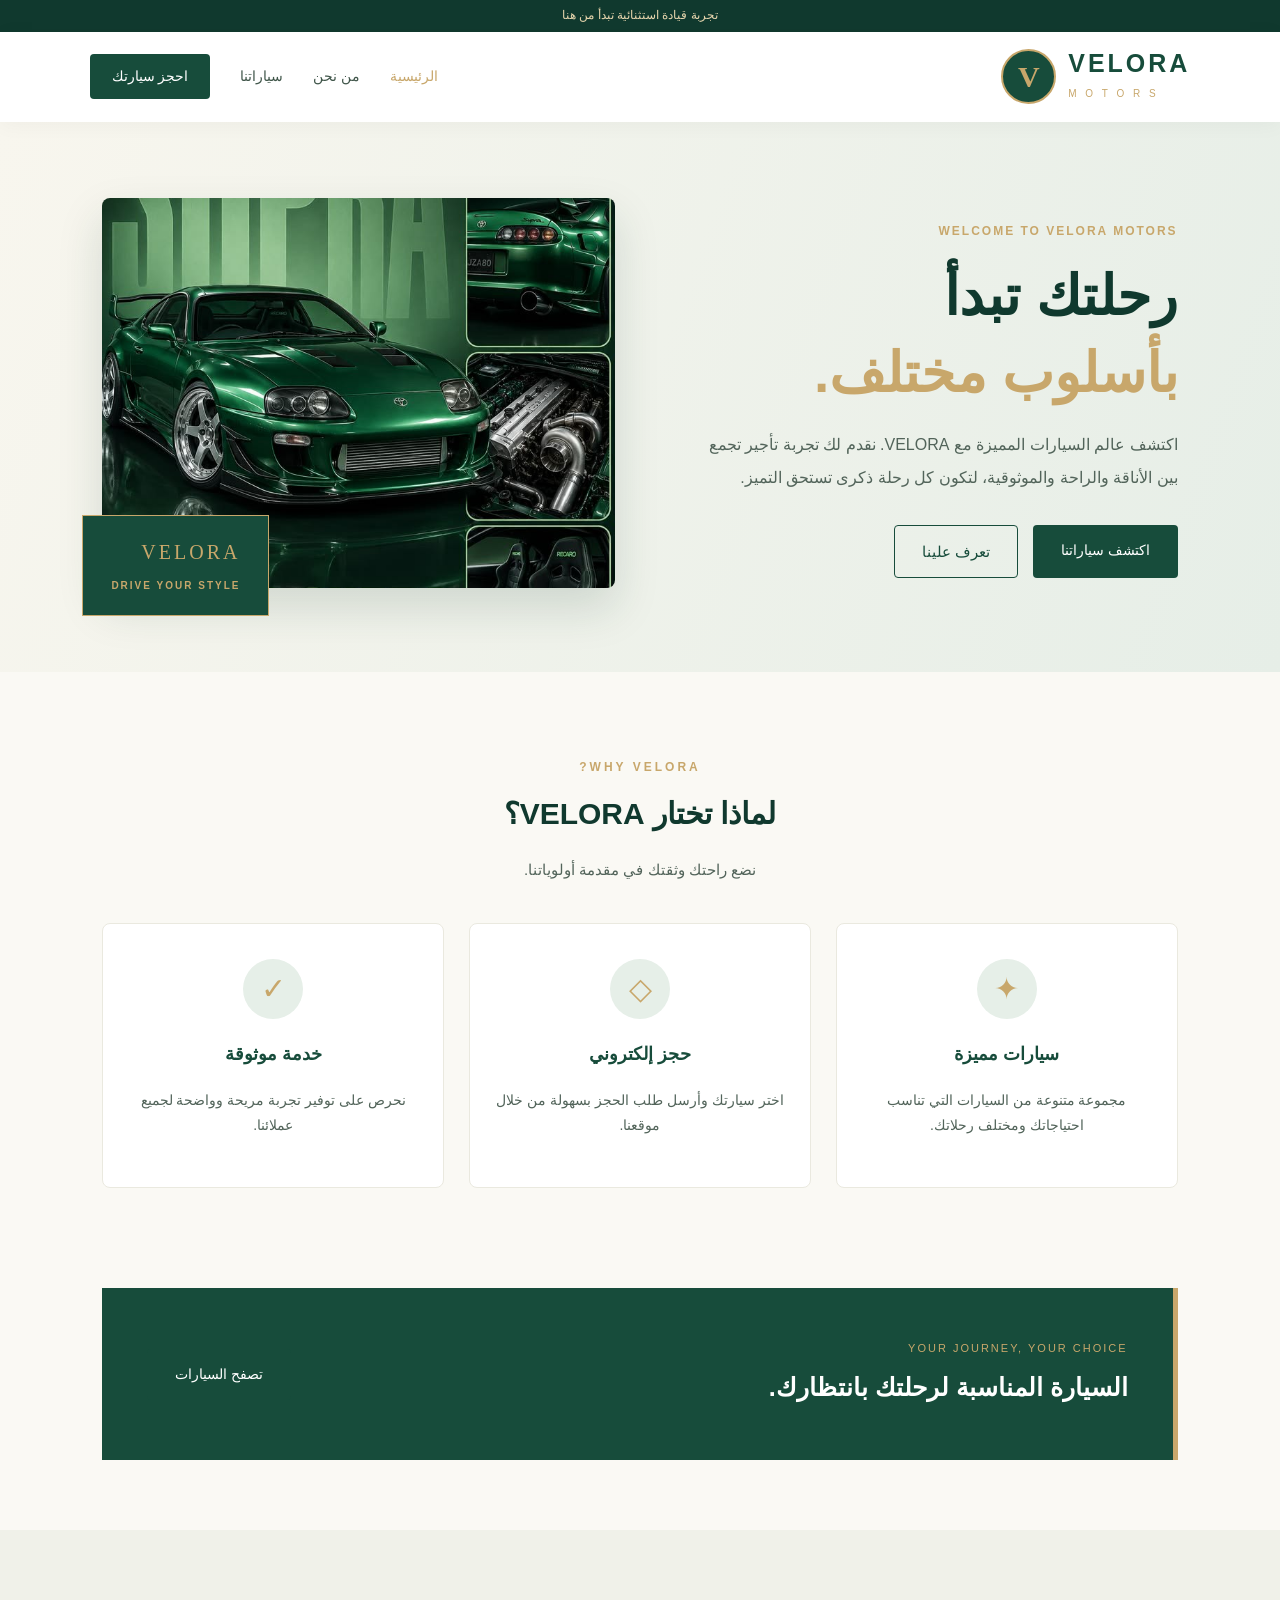
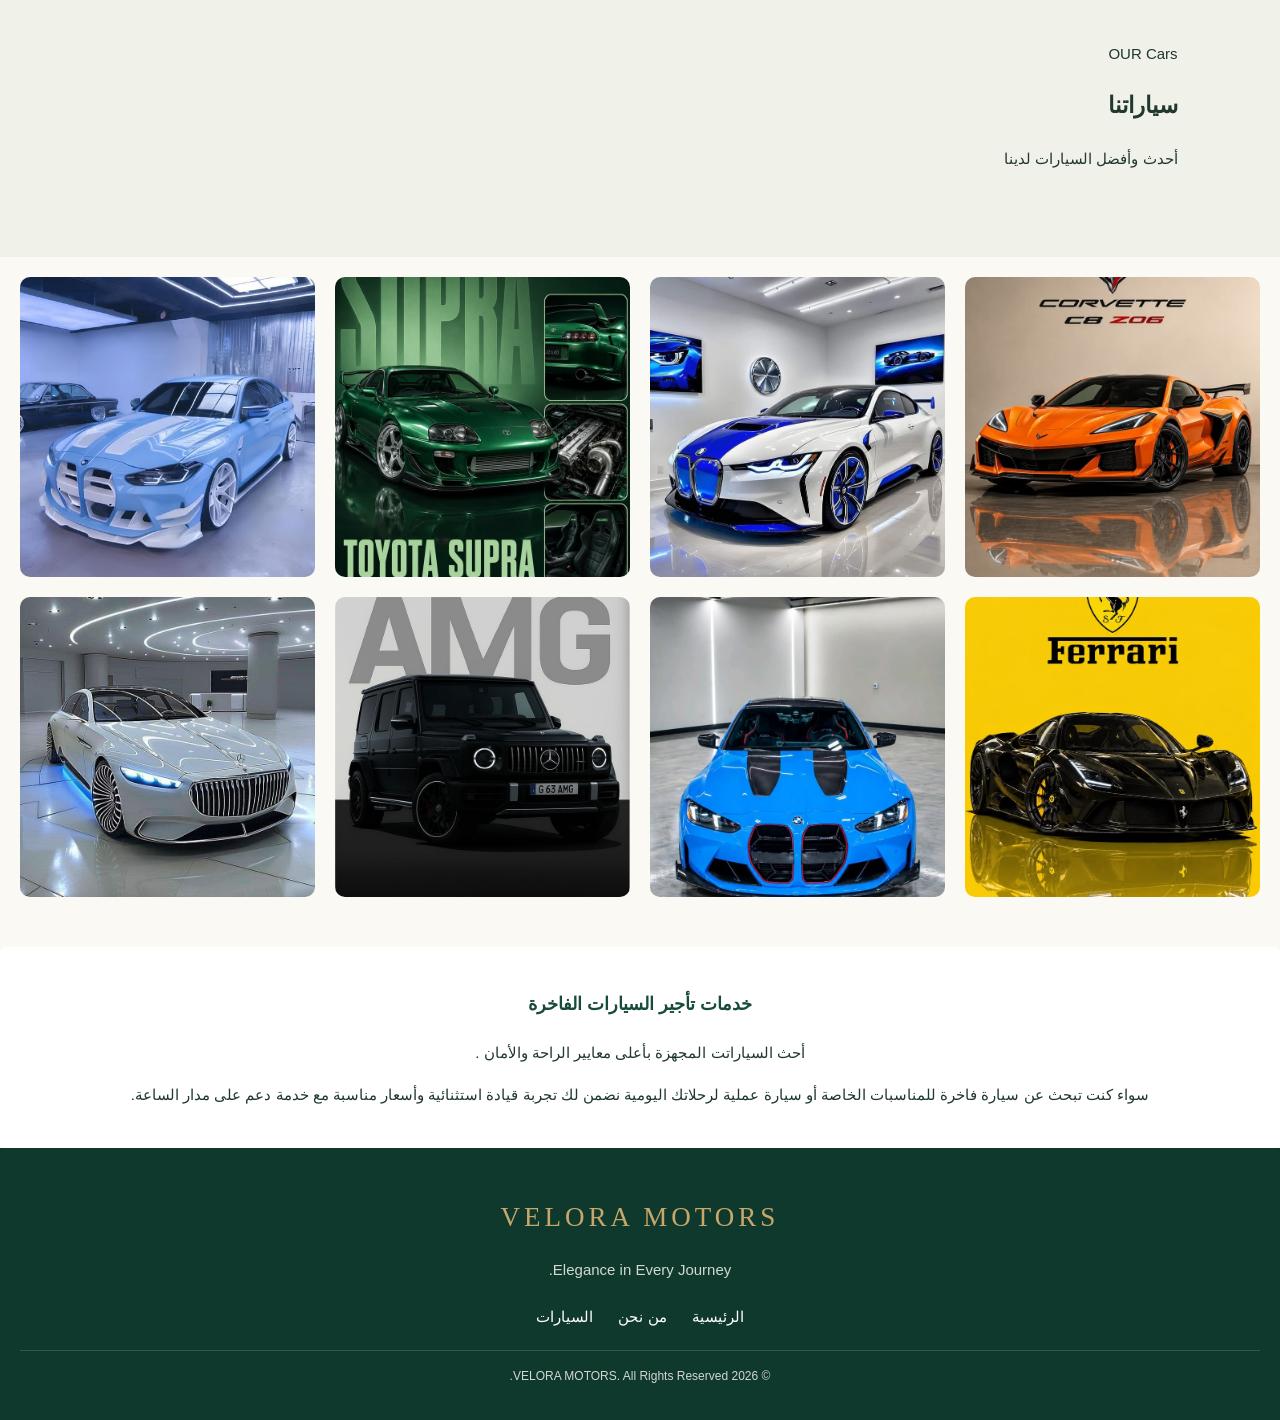
<file: index.html>
<!DOCTYPE html PUBLIC "-//W3C//DTD XHTML 1.0 Strict//EN" "http://www.w3.org/TR/xhtml1/DTD/xhtml1-strict.dtd">

<html xmlns="http://www.w3.org/1999/xhtml" xml:lang="ar" lang="ar">

<head>
    <meta http-equiv="Content-Type" content="text/html; charset=utf-8" />
    <meta name="viewport" content="width=device-width, initial-scale=1.0" />

    <title>VELORA MOTORS | الصفحة الرئيسية</title>

    <link rel="stylesheet" type="text/css" href="css/style.css" />

    <script type="text/javascript" src="https://code.jquery.com/jquery-3.7.1.min.js"></script>

    <script type="text/javascript" src="myFunctions.js"></script>
</head>

<body>

    <!-- HEADER -->

    <div class="top-bar">
        <p>تجربة قيادة استثنائية تبدأ من هنا</p>
    </div>

    <div class="header">

        <div class="logo">
            <div class="logo-icon">V</div>

            <div class="logo-text">
                <h1>VELORA</h1>
                <span>M O T O R S</span>
            </div>
        </div>

        <div class="navigation">

            <a href="index.html" class="active">الرئيسية</a>

            <a href="AboutUs.html">من نحن</a>

            <a href="Cars.html">سياراتنا</a>

            <a href="Cars.html" class="nav-button">احجز سيارتك</a>

        </div>

    </div>


    <!-- HERO SECTION -->

    <div class="hero">

        <div class="hero-content">

            <span class="hero-label">WELCOME TO VELORA MOTORS</span>

            <h2>
                رحلتك تبدأ<br />
                <span>بأسلوب مختلف.</span>
            </h2>

            <p>
                اكتشف عالم السيارات المميزة مع VELORA.
                نقدم لك تجربة تأجير تجمع بين الأناقة والراحة
                والموثوقية، لتكون كل رحلة ذكرى تستحق التميز.
            </p>

            <div class="hero-buttons">

                <a href="Cars.html" class="main-button">
                    اكتشف سياراتنا
                </a>

                <a href="AboutUs.html" class="secondary-button">
                    تعرف علينا
                </a>

            </div>

        </div>

        <div class="hero-image">

            <img src="images/car44.jpg" alt="سيارة فاخرة من VELORA" />

            <div class="image-badge">
                <span>VELORA</span>
                <strong>DRIVE YOUR STYLE</strong>
            </div>

        </div>

    </div>


    <!-- FEATURES -->

    <div class="features-section">

        <div class="section-heading">

            <span>WHY VELORA?</span>

            <h2>لماذا تختار VELORA؟</h2>

            <p>نضع راحتك وثقتك في مقدمة أولوياتنا.</p>

        </div>

        <div class="features-grid">

            <div class="feature-card">

                <div class="feature-icon">✦</div>

                <h3>سيارات مميزة</h3>

                <p>
                    مجموعة متنوعة من السيارات التي تناسب
                    احتياجاتك ومختلف رحلاتك.
                </p>

            </div>

            <div class="feature-card">

                <div class="feature-icon">◇</div>

                <h3>حجز إلكتروني</h3>

                <p>
                    اختر سيارتك وأرسل طلب الحجز
                    بسهولة من خلال موقعنا.
                </p>

            </div>

            <div class="feature-card">

                <div class="feature-icon">✓</div>

                <h3>خدمة موثوقة</h3>

                <p>
                    نحرص على توفير تجربة مريحة
                    وواضحة لجميع عملائنا.
                </p>

            </div>

        </div>

    </div>


    <!-- CALL TO ACTION -->

    <div class="cta-section">

        <div>
            <span>YOUR JOURNEY, YOUR CHOICE</span>

            <h2>السيارة المناسبة لرحلتك بانتظارك.</h2>
        </div>

        <a href="Cars.html" class="main-button">
            تصفح السيارات
        </a>

    </div>


    <!-- cars -->

    <div class="cars-section">

        <div class="section-heading"></div>

            <span>OUR Cars</span>

            <h2>سياراتنا</h2>

            <p>  أحدث وأفضل السيارات لدينا</p>

        </div>

        <div class="cars-grid">


            <div class="car-card">
         <img src="images/car22.jpg" alt="car_1">
            </div>

            <div class="car-card">
               <img src="images/car33.jpg" alt="car_2">
            </div>

            <div class="car-card">
         <img src="images/car44.jpg" alt="car_3">
            </div>

        <div class="car-card">
         <img src="images/car50.jpg" alt="car_4">
        </div>

        <div class="car-card">
         <img src="images/car66.jpg" alt="car_5">
        </div>

        <div class="car-card">
         <img src="images/car77.jpg" alt="car_6">
        </div>

        <div class="car-card">
         <img src="images/car88.jpg" alt="car_7">
        </div>

        <div class="car-card">
         <img src="images/car99.jpg" alt="car_8">
        </div>

    </div>

    </div>

    <div class="project-info">

        <h3>خدمات تأجير السيارات الفاخرة</h3>

        <p>
            أحث السياراتت المجهزة بأعلى  معايير الراحة والأمان .
        </p>

        <p>
      سواء كنت تبحث عن سيارة فاخرة للمناسبات الخاصة أو سيارة عملية لرحلاتك اليومية
      نضمن لك تجربة قيادة استثنائية وأسعار مناسبة مع خدمة دعم على مدار الساعة.
        </p>




    </div>

    </div>


    <!-- FOOTER -->

    <div class="footer">

        <div class="footer-logo">
            VELORA MOTORS
        </div>

        <p>Elegance in Every Journey.</p>

        <div class="footer-links">

            <a href="index.html">الرئيسية</a>

            <a href="AboutUs.html">من نحن</a>

            <a href="Cars.html">السيارات</a>

        </div>

        <p class="copyright">
            © 2026 VELORA MOTORS. All Rights Reserved.
        </p>

    </div>

</body>

</html>
</file>
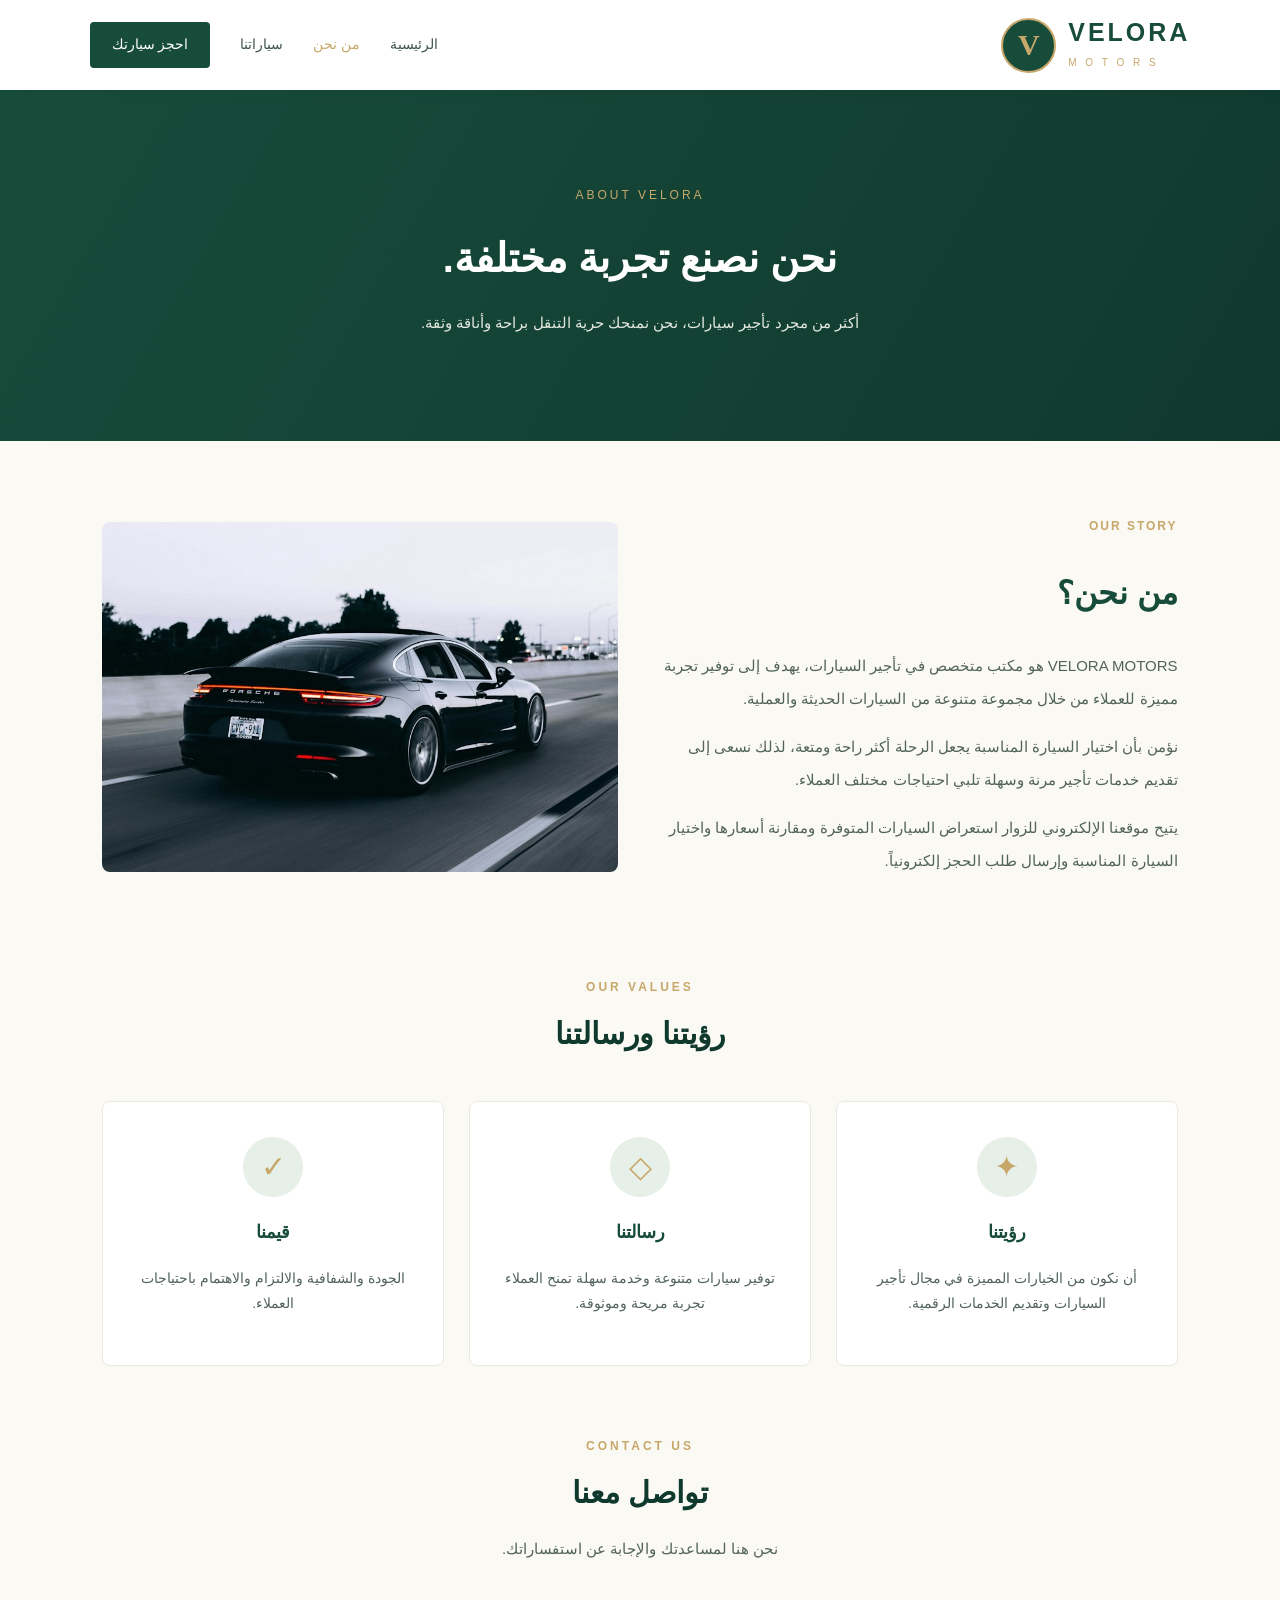
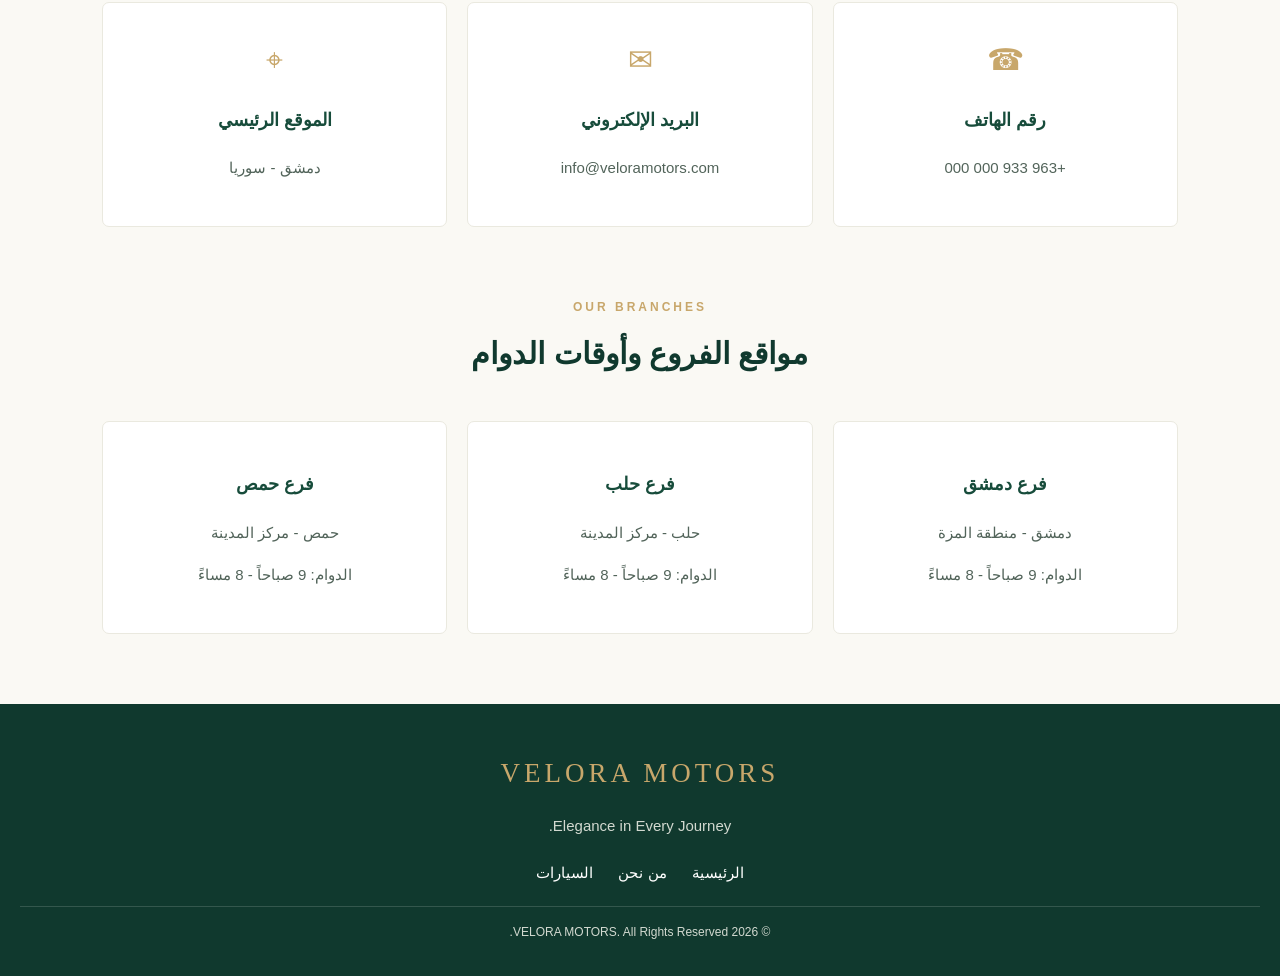
<file: AboutUs.html>
<!DOCTYPE html PUBLIC "-//W3C//DTD XHTML 1.0 Strict//EN"
"http://www.w3.org/TR/xhtml1/DTD/xhtml1-strict.dtd">

<html xmlns="http://www.w3.org/1999/xhtml" xml:lang="ar" lang="ar">

<head>

    <meta http-equiv="Content-Type" content="text/html; charset=utf-8" />

    <meta name="viewport" content="width=device-width, initial-scale=1.0" />

    <title>من نحن | VELORA MOTORS</title>

    <link rel="stylesheet" type="text/css" href="css/style.css" />

    <script type="text/javascript"
    src="https://code.jquery.com/jquery-3.7.1.min.js"></script>

    <script type="text/javascript" src="myFunctions.js"></script>

</head>

<body>

    <div class="header">

        <div class="logo">

            <div class="logo-icon">V</div>

            <div class="logo-text">

                <h1>VELORA</h1>

                <span>M O T O R S</span>

            </div>

        </div>

        <div class="navigation">

            <a href="index.html">الرئيسية</a>

            <a href="AboutUs.html" class="active">من نحن</a>

            <a href="Cars.html">سياراتنا</a>

            <a href="Cars.html" class="nav-button">احجز سيارتك</a>

        </div>

    </div>


    <div class="about-hero">

        <span>ABOUT VELORA</span>

        <h2>نحن نصنع تجربة مختلفة.</h2>

        <p>
            أكثر من مجرد تأجير سيارات، نحن نمنحك حرية
            التنقل براحة وأناقة وثقة.
        </p>

    </div>


    <div class="about-container">

        <div class="about-content">

            <div class="about-text">

                <span class="small-title">OUR STORY</span>

                <h2>من نحن؟</h2>

                <p>
                    VELORA MOTORS هو مكتب متخصص في تأجير السيارات،
                    يهدف إلى توفير تجربة مميزة للعملاء من خلال
                    مجموعة متنوعة من السيارات الحديثة والعملية.
                </p>

                <p>
                    نؤمن بأن اختيار السيارة المناسبة يجعل الرحلة
                    أكثر راحة ومتعة، لذلك نسعى إلى تقديم خدمات
                    تأجير مرنة وسهلة تلبي احتياجات مختلف العملاء.
                </p>

                <p>
                    يتيح موقعنا الإلكتروني للزوار استعراض السيارات
                    المتوفرة ومقارنة أسعارها واختيار السيارة المناسبة
                    وإرسال طلب الحجز إلكترونياً.
                </p>

            </div>

            <div class="about-image">

                <img
                src="images/background2 about.jpg"
                alt="سيارة VELORA" />

            </div>

        </div>


        <div class="section-heading">

            <span>OUR VALUES</span>

            <h2>رؤيتنا ورسالتنا</h2>

        </div>


        <div class="features-grid">

            <div class="feature-card">

                <div class="feature-icon">✦</div>

                <h3>رؤيتنا</h3>

                <p>
                    أن نكون من الخيارات المميزة في مجال
                    تأجير السيارات وتقديم الخدمات الرقمية.
                </p>

            </div>

            <div class="feature-card">

                <div class="feature-icon">◇</div>

                <h3>رسالتنا</h3>

                <p>
                    توفير سيارات متنوعة وخدمة سهلة
                    تمنح العملاء تجربة مريحة وموثوقة.
                </p>

            </div>

            <div class="feature-card">

                <div class="feature-icon">✓</div>

                <h3>قيمنا</h3>

                <p>
                    الجودة والشفافية والالتزام
                    والاهتمام باحتياجات العملاء.
                </p>

            </div>

        </div>


        <!-- CONTACT -->

        <div class="contact-section">

            <div class="section-heading">

                <span>CONTACT US</span>

                <h2>تواصل معنا</h2>

                <p>نحن هنا لمساعدتك والإجابة عن استفساراتك.</p>

            </div>

            <div class="contact-grid">

                <div class="contact-card">

                    <span>☎</span>

                    <h3>رقم الهاتف</h3>

                    <p>+963 933 000 000</p>

                </div>

                <div class="contact-card">

                    <span>✉</span>

                    <h3>البريد الإلكتروني</h3>

                    <p>info@veloramotors.com</p>

                </div>

                <div class="contact-card">

                    <span>⌖</span>

                    <h3>الموقع الرئيسي</h3>

                    <p>دمشق - سوريا</p>

                </div>

            </div>

        </div>


        <!-- BRANCHES -->

        <div class="branches-section">

            <div class="section-heading">

                <span>OUR BRANCHES</span>

                <h2>مواقع الفروع وأوقات الدوام</h2>

            </div>

            <div class="branches-grid">

                <div class="branch-card">

                    <h3>فرع دمشق</h3>

                    <p>دمشق - منطقة المزة</p>

                    <p>الدوام: 9 صباحاً - 8 مساءً</p>

                </div>

                <div class="branch-card">

                    <h3>فرع حلب</h3>

                    <p>حلب - مركز المدينة</p>

                    <p>الدوام: 9 صباحاً - 8 مساءً</p>

                </div>

                <div class="branch-card">

                    <h3>فرع حمص</h3>

                    <p>حمص - مركز المدينة</p>

                    <p>الدوام: 9 صباحاً - 8 مساءً</p>

                </div>

            </div>

        </div>

    </div>


    <div class="footer">

        <div class="footer-logo">VELORA MOTORS</div>

        <p>Elegance in Every Journey.</p>

        <div class="footer-links">

            <a href="index.html">الرئيسية</a>

            <a href="AboutUs.html">من نحن</a>

            <a href="Cars.html">السيارات</a>

        </div>

        <p class="copyright">
            © 2026 VELORA MOTORS. All Rights Reserved.
        </p>

    </div>

</body>

</html>
</file>
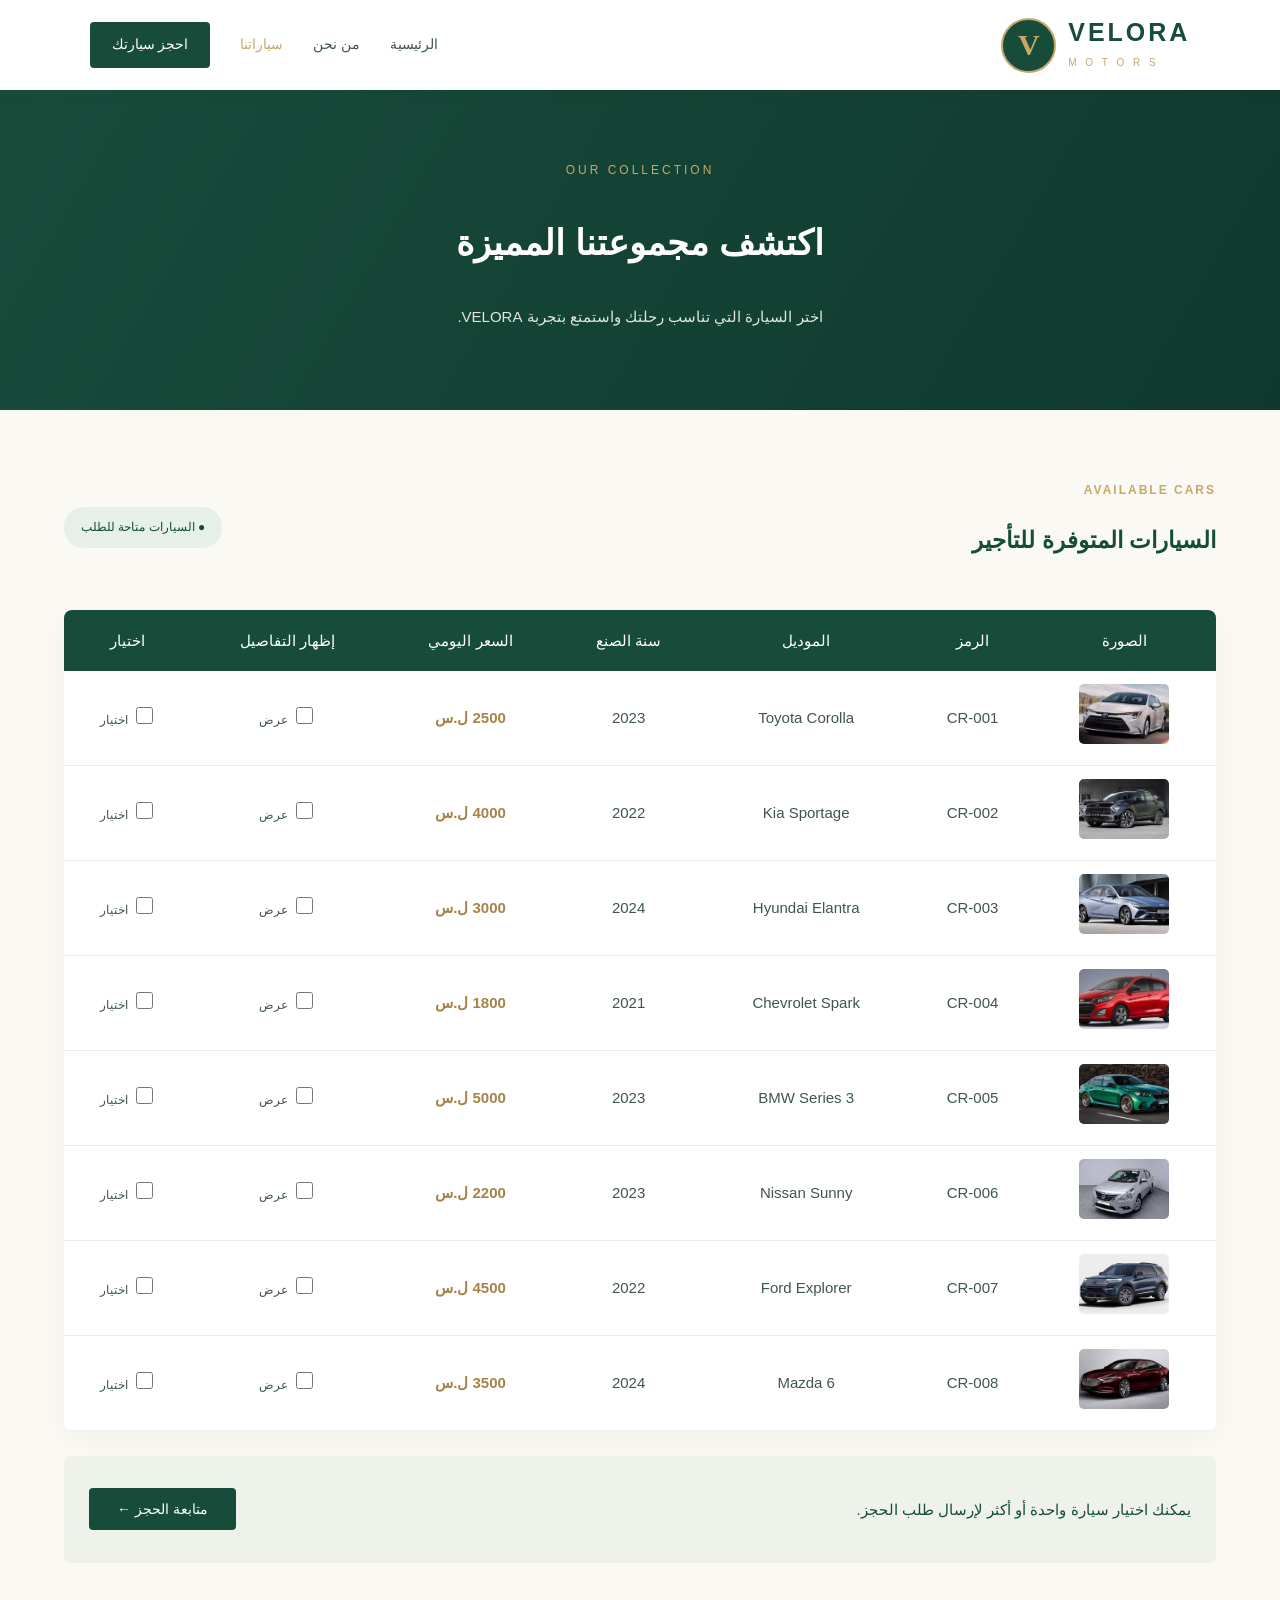
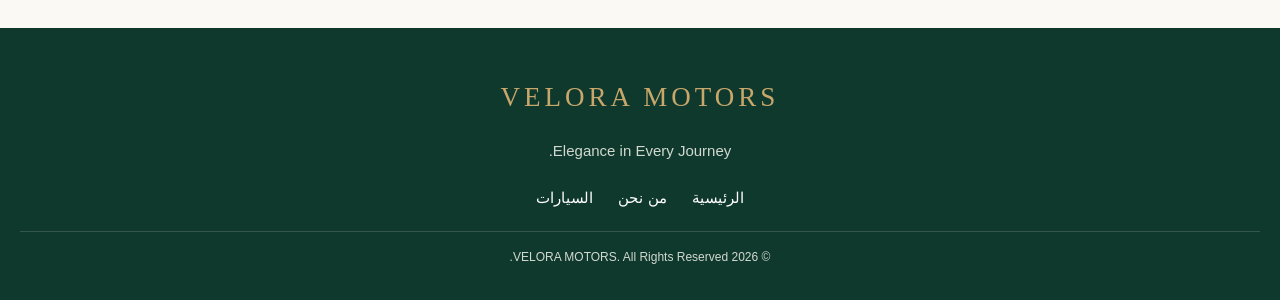
<file: Cars.html>
<!DOCTYPE html PUBLIC "-//W3C//DTD XHTML 1.0 Strict//EN" "http://www.w3.org/TR/xhtml1/DTD/xhtml1-strict.dtd">

<html xmlns="http://www.w3.org/1999/xhtml" xml:lang="ar" lang="ar">

<head>

    <meta http-equiv="Content-Type" content="text/html; charset=utf-8" />

    <meta name="viewport" content="width=device-width, initial-scale=1.0" />

    <title>سياراتنا | VELORA MOTORS</title>

    <link rel="stylesheet" type="text/css" href="css/style.css" />

    <script type="text/javascript" src="https://code.jquery.com/jquery-3.7.1.min.js"></script>

    <script type="text/javascript" src="myFunctions.js"></script>

</head>

<body>

    <!-- HEADER -->

    <div class="header">

        <div class="logo">

            <div class="logo-icon">V</div>

            <div class="logo-text">

                <h1>VELORA</h1>

                <span>M O T O R S</span>

            </div>

        </div>

        <div class="navigation">

            <a href="index.html">الرئيسية</a>

            <a href="AboutUs.html">من نحن</a>

            <a href="Cars.html" class="active">سياراتنا</a>

            <a href="Cars.html#availableCardSection" class="nav-button">احجز سيارتك</a>

        </div>

    </div>


    <!-- PAGE TITLE -->

    <div class="cars-hero">

        <span>OUR COLLECTION</span>

        <h2>اكتشف مجموعتنا المميزة</h2>

        <p>
            اختر السيارة التي تناسب رحلتك واستمتع بتجربة VELORA.
        </p>

    </div>


    <!-- CARS TABLE -->

    <div class="cars-container">

        <div class="table-heading" id="availableCardSection">

            <div>

                <span class="small-title">AVAILABLE CARS</span>

                <h2>السيارات المتوفرة للتأجير</h2>

            </div>

            <span class="availability-label">
                ● السيارات متاحة للطلب
            </span>

        </div>


        <div class="table-responsive">

            <table class="cars-table">

                <thead>

                    <tr>

                        <th>الصورة</th>

                        <th>الرمز</th>

                        <th>الموديل</th>

                        <th>سنة الصنع</th>

                        <th>السعر اليومي</th>

                        <th>إظهار التفاصيل</th>

                        <th>اختيار</th>

                    </tr>

                </thead>


                <tbody>

                    <!-- CAR 1 -->

                    <tr class="car-row">

                        <td>

                            <img class="car-thumbnail" src="images/car1.jpg" alt="Toyota Corolla" />

                        </td>

                        <td>CR-001</td>

                        <td>Toyota Corolla</td>

                        <td>2023</td>

                        <td class="price">2500 ل.س</td>

                        <td>

                            <input type="checkbox" class="details-toggle" data-target="details1" id="toggle1" />

                            <label for="toggle1">عرض</label>

                        </td>

                        <td>

                            <input type="checkbox" class="car-select" value="CR-001" data-model="Toyota Corolla"
                                data-price="2500" id="car1" />

                            <label for="car1">اختيار</label>

                        </td>

                    </tr>


                    <tr class="details-row" id="details1">

                        <td colspan="7">

                            <div class="details-content">

                                <strong>تفاصيل السيارة:</strong>

                                <span>نوع الوقود: بنزين</span>

                                <span>ناقل الحركة: أوتوماتيك</span>

                                <span>عدد المقاعد: 5</span>

                                <span>عداد الكيلومترات: 25000 كم</span>

                                <span>اللون: أبيض</span>

                            </div>

                        </td>

                    </tr>


                    <!-- CAR 2 -->

                    <tr class="car-row">

                        <td>

                            <img class="car-thumbnail" src="images/car2.jpg" alt="Kia Sportage" />

                        </td>

                        <td>CR-002</td>

                        <td>Kia Sportage</td>

                        <td>2022</td>

                        <td class="price">4000 ل.س</td>

                        <td>

                            <input type="checkbox" class="details-toggle" data-target="details2" id="toggle2" />

                            <label for="toggle2">عرض</label>

                        </td>

                        <td>

                            <input type="checkbox" class="car-select" value="CR-002" data-model="Kia Sportage"
                                data-price="4000" id="car2" />

                            <label for="car2">اختيار</label>

                        </td>

                    </tr>


                    <tr class="details-row" id="details2">

                        <td colspan="7">

                            <div class="details-content">

                                <strong>تفاصيل السيارة:</strong>

                                <span>نوع الوقود: بنزين</span>

                                <span>ناقل الحركة: أوتوماتيك</span>

                                <span>عدد المقاعد: 5</span>

                                <span>عداد الكيلومترات: 32000 كم</span>

                                <span>اللون: أسود</span>

                            </div>

                        </td>

                    </tr>


                    <!-- CAR 3 -->

                    <tr class="car-row">

                        <td>

                            <img class="car-thumbnail" src="images/car3.jpg" alt="Hyundai Elantra" />

                        </td>

                        <td>CR-003</td>

                        <td>Hyundai Elantra</td>

                        <td>2024</td>

                        <td class="price">3000 ل.س</td>

                        <td>

                            <input type="checkbox" class="details-toggle" data-target="details3" id="toggle3" />

                            <label for="toggle3">عرض</label>

                        </td>

                        <td>

                            <input type="checkbox" class="car-select" value="CR-003" data-model="Hyundai Elantra"
                                data-price="3000" id="car3" />

                            <label for="car3">اختيار</label>

                        </td>

                    </tr>


                    <tr class="details-row" id="details3">

                        <td colspan="7">

                            <div class="details-content">

                                <strong>تفاصيل السيارة:</strong>

                                <span>نوع الوقود: بنزين</span>

                                <span>ناقل الحركة: أوتوماتيك</span>

                                <span>عدد المقاعد: 5</span>

                                <span>عداد الكيلومترات: 15000 كم</span>

                                <span>اللون: فضي</span>

                            </div>

                        </td>

                    </tr>


                    <!-- CAR 4 -->

                    <tr class="car-row">

                        <td>

                            <img class="car-thumbnail" src="images/car4.jpg" alt="Chevrolet Spark" />

                        </td>

                        <td>CR-004</td>

                        <td>Chevrolet Spark</td>

                        <td>2021</td>

                        <td class="price">1800 ل.س</td>

                        <td>

                            <input type="checkbox" class="details-toggle" data-target="details4" id="toggle4" />

                            <label for="toggle4">عرض</label>

                        </td>

                        <td>

                            <input type="checkbox" class="car-select" value="CR-004" data-model="Chevrolet Spark"
                                data-price="1800" id="car4" />

                            <label for="car4">اختيار</label>

                        </td>

                    </tr>


                    <tr class="details-row" id="details4">

                        <td colspan="7">

                            <div class="details-content">

                                <strong>تفاصيل السيارة:</strong>

                                <span>نوع الوقود: بنزين</span>

                                <span>ناقل الحركة: يدوي</span>

                                <span>عدد المقاعد: 4</span>

                                <span>عداد الكيلومترات: 45000 كم</span>

                                <span>اللون: أحمر</span>

                            </div>

                        </td>

                    </tr>


                    <!-- CAR 5 -->

                    <tr class="car-row">

                        <td>

                            <img class="car-thumbnail" src="images/car5.jpg" alt="BMW Series 3" />

                        </td>

                        <td>CR-005</td>

                        <td>BMW Series 3</td>

                        <td>2023</td>

                        <td class="price">5000 ل.س</td>

                        <td>

                            <input type="checkbox" class="details-toggle" data-target="details5" id="toggle5" />

                            <label for="toggle5">عرض</label>

                        </td>

                        <td>

                            <input type="checkbox" class="car-select" value="CR-005" data-model="BMW Series 3"
                                data-price="5000" id="car5" />

                            <label for="car5">اختيار</label>

                        </td>

                    </tr>


                    <tr class="details-row" id="details5">

                        <td colspan="7">

                            <div class="details-content">

                                <strong>تفاصيل السيارة:</strong>

                                <span>نوع الوقود: بنزين</span>

                                <span>ناقل الحركة: أوتوماتيك</span>

                                <span>عدد المقاعد: 5</span>

                                <span>عداد الكيلومترات: 18000 كم</span>

                                <span>اللون: أخضر داكن</span>

                            </div>

                        </td>

                    </tr>


<!-- CAR 6 -->
<tr class="car-row">
    <td>
        <img class="car-thumbnail" src="images/car6.jpg" alt="Nissan Sunny" />
    </td>
    <td>CR-006</td>
    <td>Nissan Sunny</td>
    <td>2023</td>
    <td class="price">2200 ل.س</td>
    <td>
        <input type="checkbox" class="details-toggle" data-target="details6" id="toggle6" />
        <label for="toggle6">عرض</label>
    </td>
    <td>
        <input type="checkbox" class="car-select" value="CR-006" data-model="Nissan Sunny" data-price="2200" id="car6" />
        <label for="car6">اختيار</label>
    </td>
</tr>
<tr class="details-row" id="details6">
    <td colspan="7">
        <div class="details-content">
            <strong>تفاصيل السيارة:</strong>
            <span>نوع الوقود: بنزين</span>
            <span>ناقل الحركة: أوتوماتيك</span>
            <span>عدد المقاعد: 5</span>
            <span>عداد الكيلومترات: 20000 كم</span>
            <span>اللون: رمادي</span>
        </div>
    </td>
</tr>

<!-- CAR 7 -->
<tr class="car-row">
    <td>
        <img class="car-thumbnail" src="images/car7.jpg" alt="Ford Explorer" />
    </td>
    <td>CR-007</td>
    <td>Ford Explorer</td>
    <td>2022</td>
    <td class="price">4500 ل.س</td>
    <td>
        <input type="checkbox" class="details-toggle" data-target="details7" id="toggle7" />
        <label for="toggle7">عرض</label>
    </td>
    <td>
        <input type="checkbox" class="car-select" value="CR-007" data-model="Ford Explorer" data-price="4500" id="car7" />
        <label for="car7">اختيار</label>
    </td>
</tr>
<tr class="details-row" id="details7">
    <td colspan="7">
        <div class="details-content">
            <strong>تفاصيل السيارة:</strong>
            <span>نوع الوقود: بنزين</span>
            <span>ناقل الحركة: أوتوماتيك</span>
            <span>عدد المقاعد: 7</span>
            <span>عداد الكيلومترات: 28000 كم</span>
            <span>اللون: أزرق داكن</span>
        </div>
    </td>
</tr>

<!-- CAR 8 -->
<tr class="car-row">
    <td>
        <img class="car-thumbnail" src="images/car8.jpg" alt="Mazda 6" />
    </td>
    <td>CR-008</td>
    <td>Mazda 6</td>
    <td>2024</td>
    <td class="price">3500 ل.س</td>
    <td>
        <input type="checkbox" class="details-toggle" data-target="details8" id="toggle8" />
        <label for="toggle8">عرض</label>
    </td>
    <td>
        <input type="checkbox" class="car-select" value="CR-008" data-model="Mazda 6" data-price="3500" id="car8" />
        <label for="car8">اختيار</label>
    </td>
</tr>
<tr class="details-row" id="details8">
    <td colspan="7">
        <div class="details-content">
            <strong>تفاصيل السيارة:</strong>
            <span>نوع الوقود: بنزين</span>
            <span>ناقل الحركة: أوتوماتيك</span>
            <span>عدد المقاعد: 5</span>
            <span>عداد الكيلومترات: 10000 كم</span>
            <span>اللون: أحمر غامق</span>
        </div>
    </td>
</tr>


                </tbody>

            </table>

        </div>


        <div class="selection-footer">

            <p>
                يمكنك اختيار سيارة واحدة أو أكثر لإرسال طلب الحجز.
            </p>

            <button type="button" id="continueBtn" class="main-button">
                متابعة الحجز ←
            </button>

        </div>


        <!-- BOOKING FORM -->

        <div id="bookingSection" class="booking-section">

            <div class="section-heading">

                <span>BOOKING INFORMATION</span>

                <h2>نموذج طلب الحجز</h2>

                <p>يرجى إدخال معلوماتك لإتمام طلب الحجز.</p>

            </div>


            <form id="bookingForm" action="#" method="post">

                <fieldset>

                    <legend>المعلومات الشخصية</legend>


                    <div class="form-grid">

                        <div class="form-group">

                            <label for="fullName">
                                الاسم الكامل
                            </label>

                            <input type="text" id="fullName" name="fullName" placeholder="أدخل اسمك باللغة العربية" />

                        </div>


                        <div class="form-group">

                            <label for="nationalId">
                                الرقم الوطني *
                            </label>

                            <input type="text" id="nationalId" name="nationalId" maxlength="11" placeholder="11 خانة"
                                required="required" />

                        </div>


                        <div class="form-group">

                            <label for="mobile">
                                رقم الموبايل
                            </label>

                            <input type="tel" id="mobile" name="mobile" maxlength="10" placeholder="09XXXXXXXX"
                                dir="rtl" />

                        </div>


                        <div class="form-group">

                            <label for="email">
                                البريد الإلكتروني
                            </label>

                            <input type="email" id="email" name="email" placeholder="example@email.com" />

                        </div>

                    </div>

                </fieldset>


                <fieldset>

                    <legend>معلومات التأجير</legend>


                    <div class="form-grid">

                        <div class="form-group">

                            <label for="startDate">
                                تاريخ بداية التأجير *
                            </label>

                            <input type="date" id="startDate" name="startDate" required="required"
                                placeholder="يوم / شهر / سنة " />

                        </div>


                        <div class="form-group">

                            <label for="endDate">
                                تاريخ نهاية التأجير *
                            </label>

                            <input type="date" id="endDate" name="endDate" required="required"
                                placeholder="يوم / شهر / سنة " />

                        </div>

                    </div>

                </fieldset>


                <div class="required-note">
                    * الحقول المشار إليها إلزامية.
                </div>


                <div class="form-buttons">

                    <button type="submit" class="main-button">
                        إرسال طلب الحجز
                    </button>

                    <button type="reset" class="reset-button">
                        إعادة تعيين
                    </button>

                </div>

            </form>


            <!-- RESULT -->

            <div id="resultSection" class="result-section">

                <div class="result-icon">✓</div>

                <h2>تم التحقق من طلبك بنجاح!</h2>

                <p>
                    فيما يلي تفاصيل طلب الحجز والحساب النهائي.
                </p>

                <div id="resultContent"></div>

            </div>

        </div>

    </div>


    <!-- FOOTER -->

    <div class="footer">

        <div class="footer-logo">VELORA MOTORS</div>

        <p>Elegance in Every Journey.</p>

        <div class="footer-links">

            <a href="index.html">الرئيسية</a>

            <a href="AboutUs.html">من نحن</a>

            <a href="Cars.html">السيارات</a>

        </div>

        <p class="copyright">
            © 2026 VELORA MOTORS. All Rights Reserved.
        </p>

    </div>

</body>

</html>
</file>
<file: css/style.css>
/* ==============================
   VELORA MOTORS
   PREMIUM DESIGN SYSTEM
================================ */


/* GENERAL */

* {
    box-sizing: border-box;
}

body {
    margin: 0;
    padding: 0;

    direction: rtl;

    background-color: #faf9f4;

    color: #20382e;

    font-family: Tahoma, Arial, sans-serif;

    font-size: 15px;

    line-height: 1.8;
}

a {
    text-decoration: none;

    color: inherit;
}

button,
input {
    font-family: Tahoma, Arial, sans-serif;
}

button {
    cursor: pointer;
}

img {
    max-width: 100%;
}


/* COLORS */

:root {
    --green: #174c3b;

    --dark-green: #10392e;

    --light-green: #e6efe8;

    --gold: #c8a76b;

    --cream: #faf9f4;

    --white: #ffffff;

    --text: #52645a;
}


/* TOP BAR */

.top-bar {
    background-color: var(--dark-green);

    color: #e6d5ad;

    text-align: center;

    padding: 5px;

    font-size: 12px;
}

.top-bar p {
    margin: 0;
}


/* HEADER */

.header {
    min-height: 90px;

    background-color: var(--white);

    display: flex;

    justify-content: space-between;

    align-items: center;

    padding: 12px 7%;

    box-shadow: 0 3px 20px rgba(0,0,0,0.04);

    position: relative;

    z-index: 10;
}


/* LOGO */

.logo {
    display: flex;

    align-items: center;

    gap: 12px;

    direction: ltr;
}

.logo-icon {
    width: 55px;

    height: 55px;

    border: 2px solid var(--gold);

    background-color: var(--green);

    color: var(--gold);

    border-radius: 50%;

    display: flex;

    justify-content: center;

    align-items: center;

    font-size: 30px;

    font-family: Georgia, serif;

    font-weight: bold;
}

.logo-text h1 {
    margin: 0;

    color: var(--green);

    font-size: 25px;

    letter-spacing: 3px;

    line-height: 1.2;
}

.logo-text span {
    color: var(--gold);

    font-size: 10px;

    letter-spacing: 3px;
}


/* NAVIGATION */

.navigation {
    display: flex;

    align-items: center;

    gap: 30px;
}

.navigation a {
    color: #40564a;

    font-size: 14px;

    transition: 0.3s;
}

.navigation a:hover,
.navigation a.active {
    color: var(--gold);
}

.navigation .nav-button {
    background-color: var(--green);

    color: white;

    padding: 10px 22px;

    border-radius: 4px;
}

.navigation .nav-button:hover {
    background-color: var(--gold);

    color: var(--dark-green);
}


/* HERO */

.hero {
    display: flex;

    align-items: center;

    justify-content: space-between;

    gap: 50px;

    padding: 75px 8%;

    background: linear-gradient(
        110deg,
        #f8f6ee,
        #e6eee7
    );

    min-height: 550px;
}

.hero-content {
    flex: 1;
}

.hero-label,
.small-title {
    color: var(--gold);

    font-size: 12px;

    letter-spacing: 2px;

    font-weight: bold;
}

.hero-content h2 {
    font-size: 55px;

    color: var(--dark-green);

    line-height: 1.4;

    margin: 15px 0;
}

.hero-content h2 span {
    color: var(--gold);
}

.hero-content p {
    color: var(--text);

    max-width: 480px;

    font-size: 16px;

    line-height: 2.1;
}

.hero-image {
    flex: 1;

    position: relative;
}

.hero-image img {
    width: 100%;

    height: 390px;

    object-fit: cover;

    border-radius: 8px;

    box-shadow: 0 20px 45px rgba(20,60,45,0.15);
}

.image-badge {
    position: absolute;

    bottom: -20px;

    left: -20px;

    background-color: var(--green);

    color: var(--gold);

    padding: 18px 28px;

    border: 1px solid var(--gold);
}

.image-badge span {
    display: block;

    font-size: 20px;

    font-family: Georgia, serif;

    letter-spacing: 3px;
}

.image-badge strong {
    font-size: 10px;

    letter-spacing: 2px;
}


/* BUTTONS */

.hero-buttons {
    display: flex;

    gap: 15px;

    margin-top: 30px;
}

.main-button {
    display: inline-block;

    border: none;

    background-color: var(--green);

    color: white;

    padding: 13px 28px;

    font-size: 14px;

    border-radius: 4px;

    transition: 0.3s;
}

.main-button:hover {
    background-color: var(--gold);

    color: var(--dark-green);

    transform: translateY(-3px);
}

.secondary-button {
    display: inline-block;

    border: 1px solid var(--green);

    color: var(--green);

    padding: 12px 27px;

    border-radius: 4px;

    transition: 0.3s;
}

.secondary-button:hover {
    background-color: var(--green);

    color: white;
}


/* SECTION HEADING */

.section-heading {
    text-align: center;

    margin-bottom: 40px;
}

.section-heading > span {
    color: var(--gold);

    font-size: 12px;

    letter-spacing: 3px;

    font-weight: bold;
}

.section-heading h2 {
    color: var(--dark-green);

    font-size: 30px;

    margin: 8px 0;
}

.section-heading p {
    color: var(--text);
}


/* FEATURES */

.features-section {
    padding: 80px 8%;
}

.features-grid {
    display: grid;

    grid-template-columns: repeat(3, 1fr);

    gap: 25px;
}

.feature-card {
    background-color: white;

    padding: 35px 25px;

    text-align: center;

    border: 1px solid #eae9df;

    border-radius: 8px;

    transition: 0.3s;
}

.feature-card:hover {
    transform: translateY(-8px);

    border-color: var(--gold);

    box-shadow: 0 15px 30px rgba(0,0,0,0.06);
}

.feature-icon {
    width: 60px;

    height: 60px;

    margin: auto;

    border-radius: 50%;

    background-color: var(--light-green);

    color: var(--gold);

    font-size: 30px;

    display: flex;

    align-items: center;

    justify-content: center;
}

.feature-card h3 {
    color: var(--green);

    margin-top: 20px;
}

.feature-card p {
    color: var(--text);

    font-size: 14px;
}


/* CTA */

.cta-section {
    margin: 20px 8% 70px;

    padding: 45px;

    background-color: var(--green);

    border-right: 5px solid var(--gold);

    display: flex;

    align-items: center;

    justify-content: space-between;

    gap: 20px;
}

.cta-section span {
    color: var(--gold);

    font-size: 11px;

    letter-spacing: 2px;
}

.cta-section h2 {
    color: white;

    font-size: 25px;

    margin: 5px 0;
}


/* cars */

.cars-section {
    padding: 70px 8%;

    background-color: #f0f1e9;
}

.cars-grid {
    display: grid;

    grid-template-columns: repeat(auto-fit, minmax(280px, 1fr));

    gap: 20px;

    padding: 20px;
}

.car-card {
    background-color: white;

    overflow: hidden;

    box-shadow: 0 4px 8px rgba(0,0,0,0.0.1);

    border-radius: 10px;

    transition: transform 0.3s ease;
}

.car-card:hover {
    transform: translateY(-5px);
}


.car-card img {
    width: 100%;
    height: 300px;
    object-fit: cover;
    display: block;

}

.project-info {
    background-color: white;

    padding: 25px;

    margin-top: 30px;

    border-radius: 5px;

    text-align: center;
}

.project-info h3 {
    color: var(--green);
}

.project-info a {
    color: #b18b4e;

    text-decoration: underline;
}


/* FOOTER */

.footer {
    background-color: var(--dark-green);

    color: white;

    text-align: center;

    padding: 45px 20px 20px;
}

.footer-logo {
    color: var(--gold);

    font-family: Georgia, serif;

    font-size: 27px;

    letter-spacing: 4px;
}

.footer > p {
    color: #d2d9d0;
}

.footer-links {
    display: flex;

    justify-content: center;

    gap: 25px;

    margin: 20px 0;
}

.footer-links a:hover {
    color: var(--gold);
}

.copyright {
    border-top: 1px solid rgba(255,255,255,0.15);

    padding-top: 15px;

    font-size: 12px;
}


/* ABOUT PAGE */

.about-hero {
    background: linear-gradient(
        120deg,
        #174c3b,
        #10392e
    );

    color: white;

    text-align: center;

    padding: 90px 20px;
}

.about-hero span,
.cars-hero span {
    color: var(--gold);

    letter-spacing: 3px;

    font-size: 12px;
}

.about-hero h2 {
    font-size: 40px;

    margin: 15px 0;
}

.about-hero p {
    color: #e3e8df;
}

.about-container {
    padding: 70px 8%;
}

.about-content {
    display: flex;

    align-items: center;

    gap: 45px;

    margin-bottom: 80px;
}

.about-text {
    flex: 1;
}

.about-text h2 {
    color: var(--green);

    font-size: 32px;
}

.about-text p {
    color: var(--text);

    line-height: 2.2;
}

.about-image {
    flex: 1;
}

.about-image img {
    width: 100%;

    height: 350px;

    object-fit: cover;

    border-radius: 8px;
}

.contact-section,
.branches-section {
    padding-top: 65px;
}

.contact-grid,
.branches-grid {
    display: grid;

    grid-template-columns: repeat(3, 1fr);

    gap: 20px;
}

.contact-card,
.branch-card {
    background-color: white;

    padding: 30px;

    text-align: center;

    border-radius: 7px;

    border: 1px solid #eae9df;
}

.contact-card > span {
    color: var(--gold);

    font-size: 30px;
}

.contact-card h3,
.branch-card h3 {
    color: var(--green);
}

.contact-card p,
.branch-card p {
    color: var(--text);
}


/* CARS PAGE */

.cars-hero {
    background: linear-gradient(
        120deg,
        #174c3b,
        #10392e
    );

    text-align: center;

    color: white;

    padding: 65px 20px;
}

.cars-hero h2 {
    font-size: 35px;
}

.cars-hero p {
    color: #dfe7df;
}

.cars-container {
    padding: 65px 5%;
}

.table-heading {
    display: flex;

    align-items: center;

    justify-content: space-between;

    margin-bottom: 30px;
}

.table-heading h2 {
    color: var(--green);
}

.availability-label {
    background-color: var(--light-green);

    color: var(--green);

    padding: 10px 17px;

    border-radius: 20px;

    font-size: 12px;
}

/* تعريف حركة نبض أو ظهور خفيفة */
@keyframes pulseLabel {
    0% {
        transform: scale(1);
    }
    50% {
        transform: scale(1.05);
    }
    100% {
        transform: scale(1);
    }
}

.availability-label {
    background-color: var(--light-green); /* تعبئة اللون المفقود في الصورة */
    color: var(--green);
    padding: 10px 17px;
    border-radius: 20px;
    font-size: 12px;
    display: inline-block;
    animation: pulseLabel 2.5s infinite; /* تطبيق الحركة لتنبض بشكل مستمر وجذاب */
}

.table-responsive {
    overflow-x: auto;

    background-color: white;

    border-radius: 8px;

    box-shadow: 0 8px 30px rgba(0,0,0,0.04);
}

.cars-table {
    width: 100%;

    min-width: 850px;

    border-collapse: collapse;

    text-align: center;
}

.cars-table th {
    background-color: var(--green);

    color: white;

    padding: 17px 10px;

    font-weight: normal;
}

.cars-table td {
    padding: 13px 10px;

    border-bottom: 1px solid #eeeeea;

    color: #40564a;
}

.car-row:hover {
    background-color: #f8faf6;
}

.car-thumbnail {
    width: 90px;

    height: 60px;

    object-fit: cover;

    border-radius: 5px;
}

.price {
    color: #a78349 !important;

    font-weight: bold;
}

.cars-table input {
    accent-color: var(--green);

    width: 17px;

    height: 17px;

    cursor: pointer;
}

.cars-table label {
    font-size: 12px;

    cursor: pointer;
}

.details-row {
    display: none;

    background-color: #f0f5ef;
}

.details-row td {
    text-align: right;

    padding: 0 !important;
}

.details-content {
    padding: 20px;

    display: flex;

    flex-wrap: wrap;

    gap: 15px 25px;
}

.details-content strong {
    color: var(--green);

    width: 100%;
}

.details-content span {
    color: var(--text);

    font-size: 13px;
}


/* SELECTION */

.selection-footer {
    background-color: #eef2eb;

    padding: 25px;

    margin-top: 25px;

    border-radius: 6px;

    display: flex;

    align-items: center;

    justify-content: space-between;

    gap: 20px;
}

.selection-footer p {
    color: var(--green);
}


/* BOOKING FORM */

.booking-section {
    display: none;

    margin-top: 70px;

    padding: 45px;

    background-color: white;

    border-radius: 10px;

    box-shadow: 0 10px 40px rgba(0,0,0,0.05);
}

.booking-section fieldset {
    border: 1px solid #e4e9df;

    border-radius: 6px;

    padding: 25px;

    margin-bottom: 25px;
}

.booking-section legend {
    color: var(--green);

    font-weight: bold;

    padding: 0 12px;
}

.form-grid {
    display: grid;

    grid-template-columns: repeat(2, 1fr);

    gap: 25px;
}

.form-group {
    display: flex;

    flex-direction: column;

    gap: 8px;
}

.form-group label {
    color: var(--green);

    font-size: 14px;

    font-weight: bold;
}

.form-group input {
    width: 100%;

    padding: 13px;

    border: 1px solid #dfe5dc;

    background-color: #fafbf8;

    border-radius: 4px;

    outline: none;

    color: var(--green);

    font-size: 14px;
}

.form-group input:focus {
    border-color: var(--gold);

    background-color: white;

    box-shadow: 0 0 0 3px rgba(200,167,107,0.12);
}

.required-note {
    color: #a78349;

    font-size: 13px;

    margin: 15px 0;
}

.form-buttons {
    display: flex;

    gap: 15px;

    margin-top: 25px;
}

.reset-button {
    background-color: #e9eee8;

    color: var(--green);

    border: none;

    padding: 13px 25px;

    border-radius: 4px;
}


/* RESULT */

.result-section {
    display: none;

    margin-top: 35px;

    background-color: #f0f6ef;

    border: 1px solid #d7e7d8;

    border-radius: 8px;

    padding: 35px;

    text-align: center;
}

.result-icon {
    width: 65px;

    height: 65px;

    margin: auto;

    background-color: var(--green);

    color: var(--gold);

    border-radius: 50%;

    display: flex;

    align-items: center;

    justify-content: center;

    font-size: 30px;
}

.result-section h2 {
    color: var(--green);
}

.result-section > p {
    color: var(--text);
}

.result-table {
    width: 100%;

    border-collapse: collapse;

    margin-top: 20px;

    background-color: white;
}

.result-table th,
.result-table td {
    border: 1px solid #e4e9df;

    padding: 12px;

    text-align: center;
}

.result-table th {
    background-color: var(--green);

    color: white;
}

.total-box {
    margin-top: 20px;

    padding: 20px;

    background-color: var(--green);

    color: white;

    border-radius: 5px;
}

.total-box p {
    margin: 5px;
}

.final-price {
    color: var(--gold);

    font-size: 25px;

    font-weight: bold;
}


/* RESPONSIVE DESIGN */

@media screen and (max-width: 900px) {

    .header {
        flex-direction: column;

        gap: 20px;
    }

    .hero {
        flex-direction: column;

        padding: 45px 6%;
    }

    .hero-content h2 {
        font-size: 40px;
    }

    .features-grid {
        grid-template-columns: repeat(2, 1fr);
    }

    .about-content {
        flex-direction: column;
    }

}

@media screen and (max-width: 600px) {

    .navigation {
        flex-wrap: wrap;

        justify-content: center;

        gap: 15px;
    }

    .hero-content h2 {
        font-size: 34px;
    }

    .hero-image img {
        height: 240px;
    }

    .features-grid,
    .students-grid,
    .contact-grid,
    .branches-grid,
    .form-grid {
        grid-template-columns: 1fr;
    }

    .cta-section {
        flex-direction: column;

        text-align: center;

        padding: 30px 15px;
    }

    .selection-footer {
        flex-direction: column;

        text-align: center;
    }

    .booking-section {
        padding: 20px 12px;
    }

    .table-heading {
        flex-direction: column;

        align-items: flex-start;
    }

    .hero-buttons {
        flex-wrap: wrap;
    }

    .about-hero h2 {
        font-size: 29px;
    }

}
</file>
